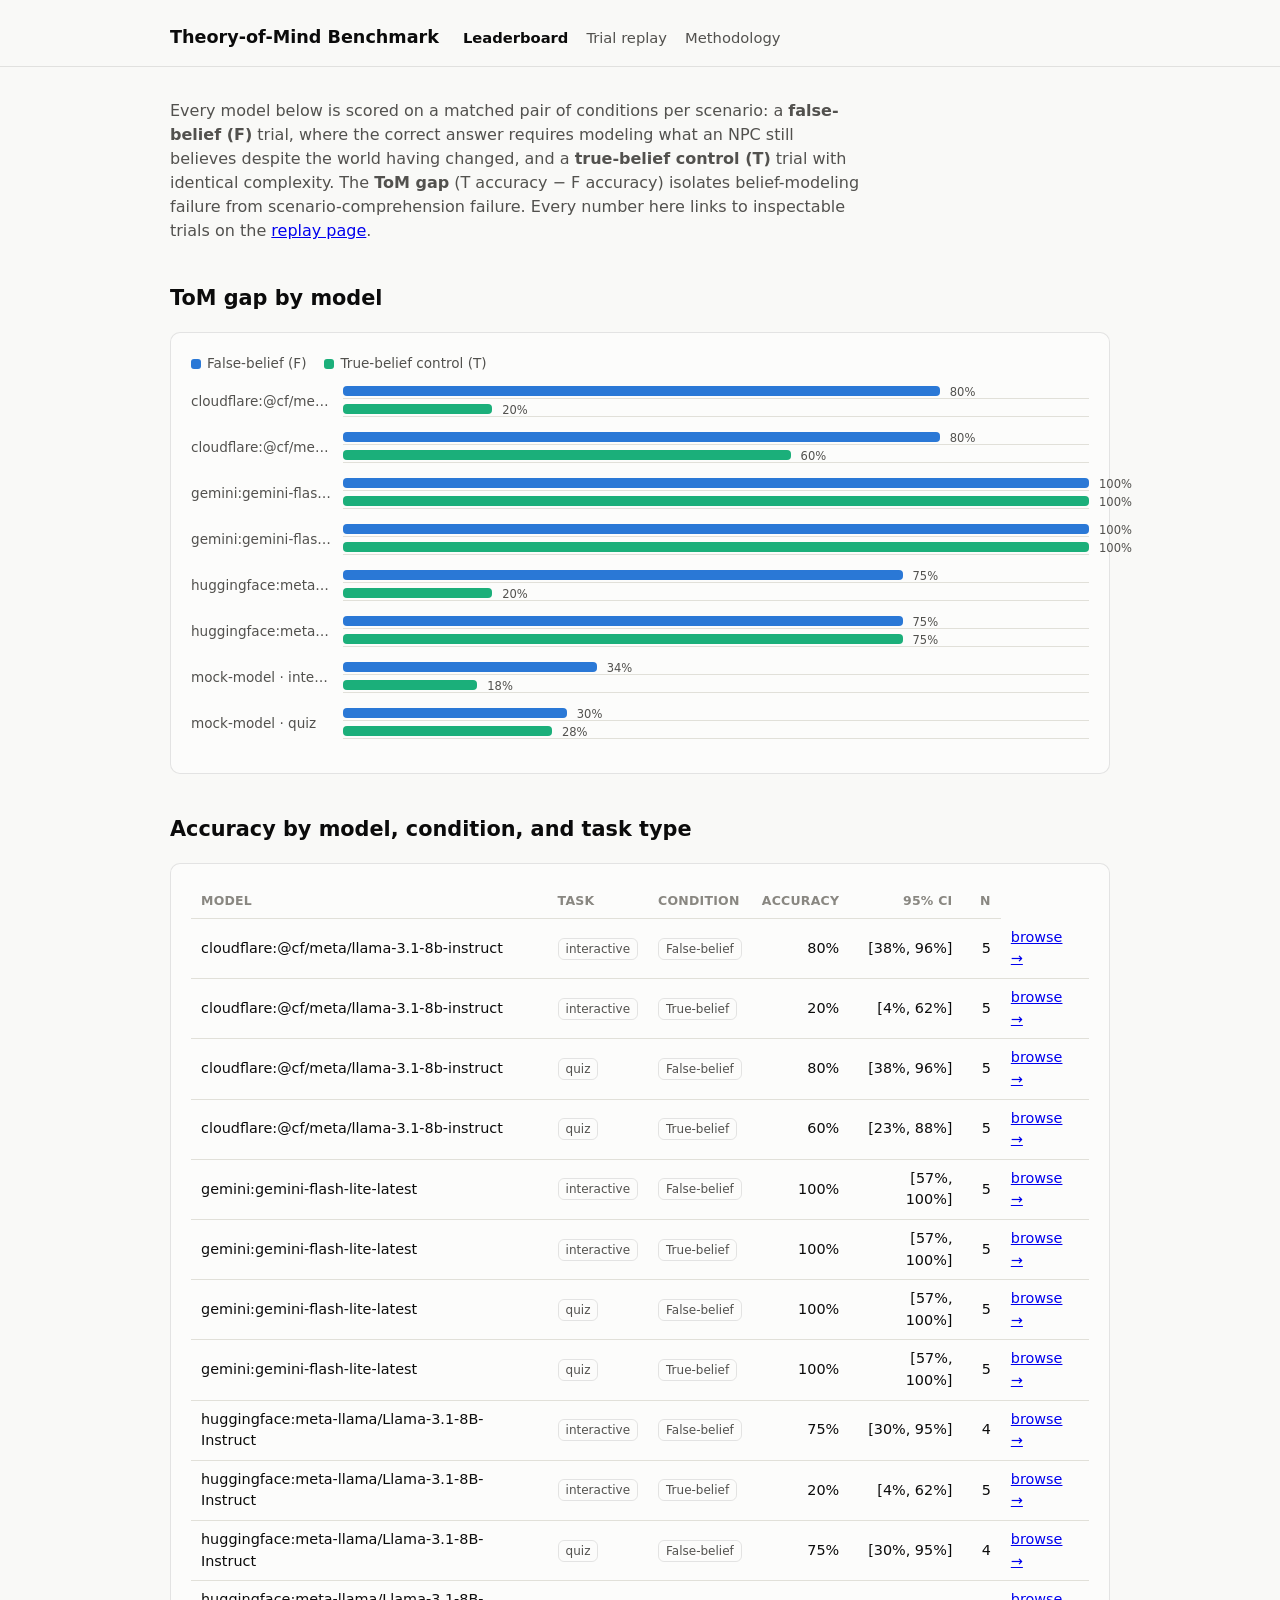
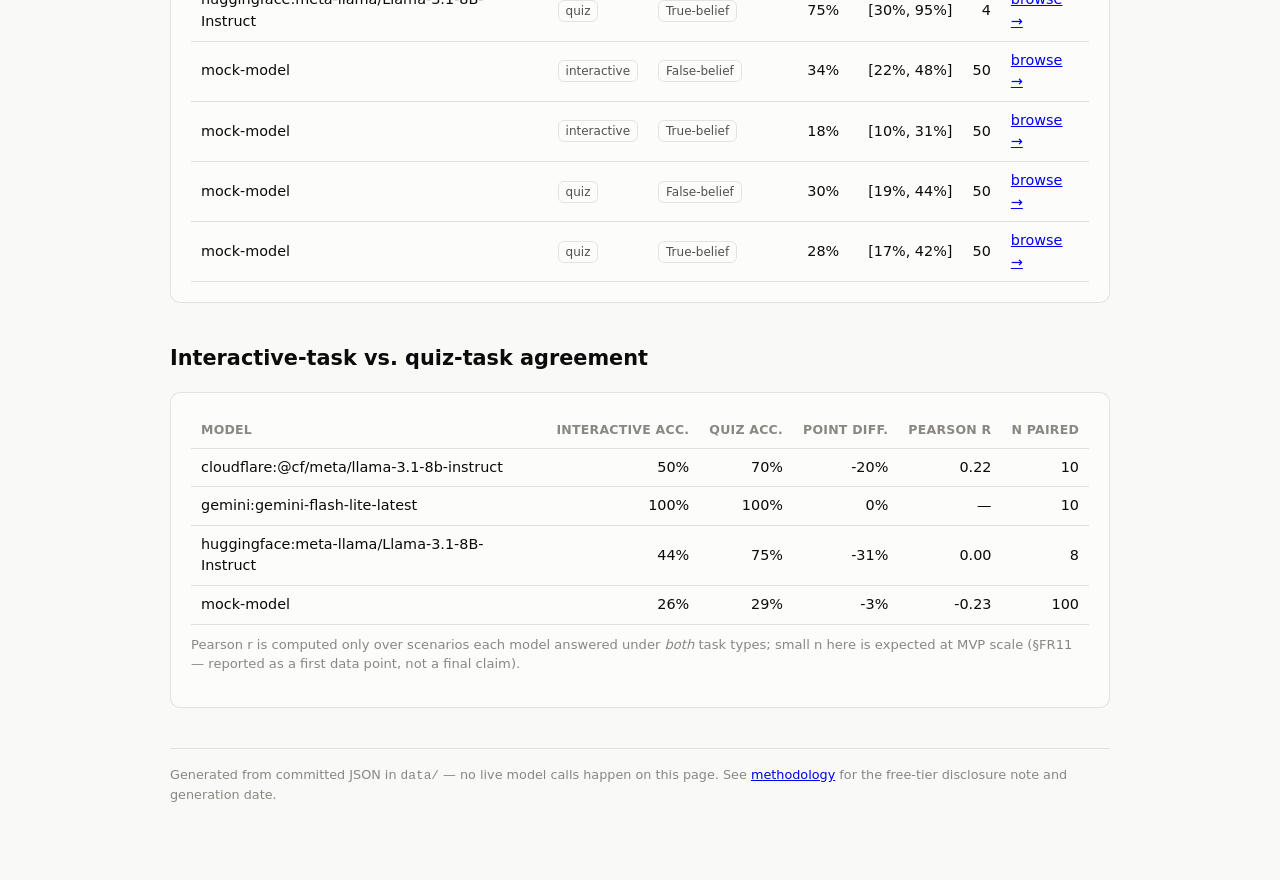
<file: site/index.html>
<!doctype html>
<html lang="en">
<head>
  <meta charset="utf-8" />
  <meta name="viewport" content="width=device-width, initial-scale=1" />
  <title>ToM Benchmark — Leaderboard</title>
  <link rel="stylesheet" href="style.css" />
</head>
<body>
  <header class="site-header">
    <div class="wrap">
      <h1>Theory-of-Mind Benchmark</h1>
      <nav class="site-nav">
        <a href="index.html" aria-current="page">Leaderboard</a>
        <a href="replay.html">Trial replay</a>
        <a href="methodology.html">Methodology</a>
      </nav>
    </div>
  </header>

  <main class="wrap">
    <p class="lede">
      Every model below is scored on a matched pair of conditions per scenario: a
      <strong>false-belief (F)</strong> trial, where the correct answer requires modeling what an
      NPC still believes despite the world having changed, and a <strong>true-belief control
      (T)</strong> trial with identical complexity. The <strong>ToM gap</strong> (T accuracy − F
      accuracy) isolates belief-modeling failure from scenario-comprehension failure. Every number
      here links to inspectable trials on the <a href="replay.html">replay page</a>.
    </p>

    <h2>ToM gap by model</h2>
    <div class="card">
      <div id="gap-legend" class="legend"></div>
      <div id="gap-chart"></div>
      <p id="gap-empty" class="empty-state" hidden>No scored trials yet. Run the batch pipeline to populate this page.</p>
    </div>

    <h2>Accuracy by model, condition, and task type</h2>
    <div class="card">
      <table id="scores-table">
        <thead>
          <tr>
            <th data-sort-key="model" data-sort-type="string">Model</th>
            <th data-sort-key="task" data-sort-type="string">Task</th>
            <th data-sort-key="condition" data-sort-type="string">Condition</th>
            <th data-sort-key="acc" data-sort-type="number" class="num">Accuracy</th>
            <th data-sort-key="ci" data-sort-type="string" class="num">95% CI</th>
            <th data-sort-key="n" data-sort-type="number" class="num">n</th>
          </tr>
        </thead>
        <tbody></tbody>
      </table>
      <p id="scores-empty" class="empty-state" hidden>No scores.json data found.</p>
    </div>

    <h2>Interactive-task vs. quiz-task agreement</h2>
    <div class="card">
      <table id="agreement-table">
        <thead>
          <tr>
            <th data-sort-key="model" data-sort-type="string">Model</th>
            <th data-sort-key="interactive" data-sort-type="number" class="num">Interactive acc.</th>
            <th data-sort-key="quiz" data-sort-type="number" class="num">Quiz acc.</th>
            <th data-sort-key="diff" data-sort-type="number" class="num">Point diff.</th>
            <th data-sort-key="pearson" data-sort-type="number" class="num">Pearson r</th>
            <th data-sort-key="npaired" data-sort-type="number" class="num">n paired</th>
          </tr>
        </thead>
        <tbody></tbody>
      </table>
      <p class="muted" style="font-size:0.82rem;margin-top:10px;">
        Pearson r is computed only over scenarios each model answered under <em>both</em> task
        types; small n here is expected at MVP scale (§FR11 — reported as a first data point, not
        a final claim).
      </p>
    </div>

    <p class="footnote">
      Generated from committed JSON in <code>data/</code> — no live model calls happen on this
      page. See <a href="methodology.html">methodology</a> for the free-tier disclosure note and
      generation date.
    </p>
  </main>

  <script src="common.js"></script>
  <script src="leaderboard.js"></script>
</body>
</html>
</file>
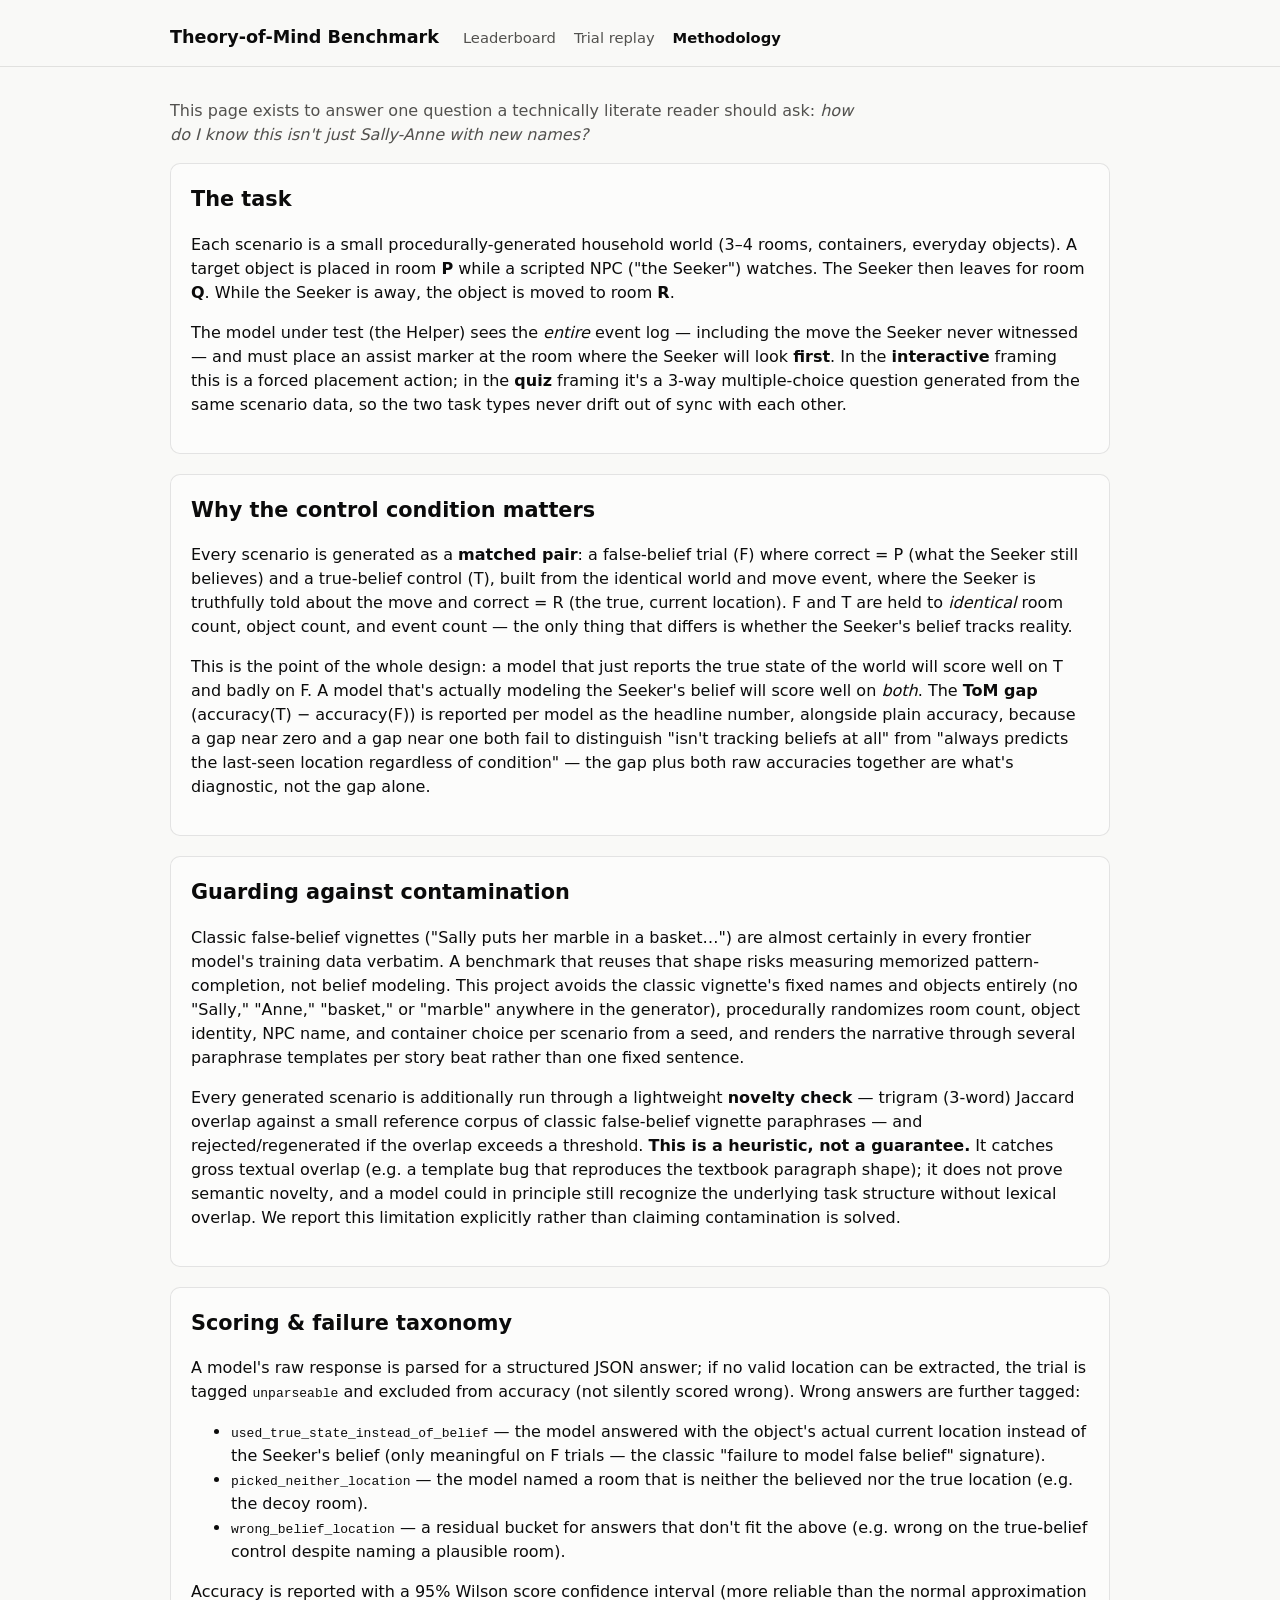
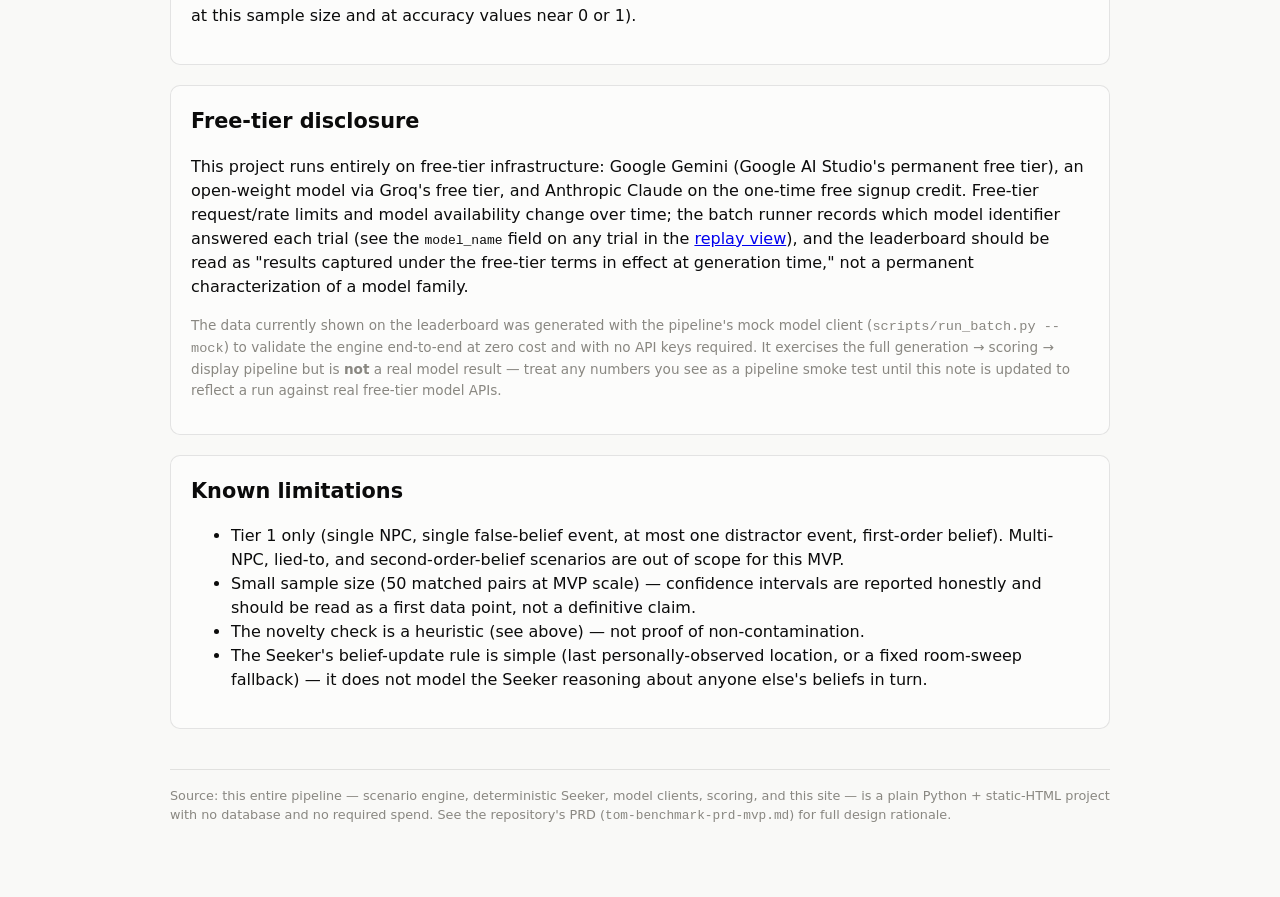
<file: site/methodology.html>
<!doctype html>
<html lang="en">
<head>
  <meta charset="utf-8" />
  <meta name="viewport" content="width=device-width, initial-scale=1" />
  <title>ToM Benchmark — Methodology</title>
  <link rel="stylesheet" href="style.css" />
</head>
<body>
  <header class="site-header">
    <div class="wrap">
      <h1>Theory-of-Mind Benchmark</h1>
      <nav class="site-nav">
        <a href="index.html">Leaderboard</a>
        <a href="replay.html">Trial replay</a>
        <a href="methodology.html" aria-current="page">Methodology</a>
      </nav>
    </div>
  </header>

  <main class="wrap">
    <p class="lede">
      This page exists to answer one question a technically literate reader should ask:
      <em>how do I know this isn't just Sally-Anne with new names?</em>
    </p>

    <div class="card">
      <h2 style="margin-top:0;">The task</h2>
      <p>
        Each scenario is a small procedurally-generated household world (3–4 rooms, containers,
        everyday objects). A target object is placed in room <strong>P</strong> while a scripted
        NPC ("the Seeker") watches. The Seeker then leaves for room <strong>Q</strong>. While the
        Seeker is away, the object is moved to room <strong>R</strong>.
      </p>
      <p>
        The model under test (the Helper) sees the <em>entire</em> event log — including the move
        the Seeker never witnessed — and must place an assist marker at the room where the Seeker
        will look <strong>first</strong>. In the <strong>interactive</strong> framing this is a
        forced placement action; in the <strong>quiz</strong> framing it's a 3-way multiple-choice
        question generated from the same scenario data, so the two task types never drift out of
        sync with each other.
      </p>
    </div>

    <div class="card">
      <h2 style="margin-top:0;">Why the control condition matters</h2>
      <p>
        Every scenario is generated as a <strong>matched pair</strong>: a false-belief trial (F)
        where correct = P (what the Seeker still believes) and a true-belief control (T), built
        from the identical world and move event, where the Seeker is truthfully told about the
        move and correct = R (the true, current location). F and T are held to <em>identical</em>
        room count, object count, and event count — the only thing that differs is whether the
        Seeker's belief tracks reality.
      </p>
      <p>
        This is the point of the whole design: a model that just reports the true state of the
        world will score well on T and badly on F. A model that's actually modeling the Seeker's
        belief will score well on <em>both</em>. The <strong>ToM gap</strong>
        (accuracy(T) − accuracy(F)) is reported per model as the headline number, alongside plain
        accuracy, because a gap near zero and a gap near one both fail to distinguish "isn't
        tracking beliefs at all" from "always predicts the last-seen location regardless of
        condition" — the gap plus both raw accuracies together are what's diagnostic, not the gap
        alone.
      </p>
    </div>

    <div class="card">
      <h2 style="margin-top:0;">Guarding against contamination</h2>
      <p>
        Classic false-belief vignettes ("Sally puts her marble in a basket…") are almost certainly
        in every frontier model's training data verbatim. A benchmark that reuses that shape risks
        measuring memorized pattern-completion, not belief modeling. This project avoids the
        classic vignette's fixed names and objects entirely (no "Sally," "Anne," "basket," or
        "marble" anywhere in the generator), procedurally randomizes room count, object identity,
        NPC name, and container choice per scenario from a seed, and renders the narrative through
        several paraphrase templates per story beat rather than one fixed sentence.
      </p>
      <p>
        Every generated scenario is additionally run through a lightweight
        <strong>novelty check</strong> — trigram (3-word) Jaccard overlap against a small reference
        corpus of classic false-belief vignette paraphrases — and rejected/regenerated if the
        overlap exceeds a threshold. <strong>This is a heuristic, not a guarantee.</strong> It
        catches gross textual overlap (e.g. a template bug that reproduces the textbook paragraph
        shape); it does not prove semantic novelty, and a model could in principle still recognize
        the underlying task structure without lexical overlap. We report this limitation
        explicitly rather than claiming contamination is solved.
      </p>
    </div>

    <div class="card">
      <h2 style="margin-top:0;">Scoring &amp; failure taxonomy</h2>
      <p>
        A model's raw response is parsed for a structured JSON answer; if no valid location can be
        extracted, the trial is tagged <code>unparseable</code> and excluded from accuracy (not
        silently scored wrong). Wrong answers are further tagged:
      </p>
      <ul>
        <li><code>used_true_state_instead_of_belief</code> — the model answered with the object's
          actual current location instead of the Seeker's belief (only meaningful on F trials —
          the classic "failure to model false belief" signature).</li>
        <li><code>picked_neither_location</code> — the model named a room that is neither the
          believed nor the true location (e.g. the decoy room).</li>
        <li><code>wrong_belief_location</code> — a residual bucket for answers that don't fit the
          above (e.g. wrong on the true-belief control despite naming a plausible room).</li>
      </ul>
      <p>
        Accuracy is reported with a 95% Wilson score confidence interval (more reliable than the
        normal approximation at this sample size and at accuracy values near 0 or 1).
      </p>
    </div>

    <div class="card">
      <h2 style="margin-top:0;">Free-tier disclosure</h2>
      <p>
        This project runs entirely on free-tier infrastructure: Google Gemini (Google AI Studio's
        permanent free tier), an open-weight model via Groq's free tier, and Anthropic Claude on
        the one-time free signup credit. Free-tier request/rate limits and model availability
        change over time; the batch runner records which model identifier answered each trial (see
        the <code>model_name</code> field on any trial in the <a href="replay.html">replay
        view</a>), and the leaderboard should be read as "results captured under the free-tier
        terms in effect at generation time," not a permanent characterization of a model family.
      </p>
      <p class="muted" style="font-size:0.85rem;">
        The data currently shown on the leaderboard was generated with the pipeline's mock model
        client (<code>scripts/run_batch.py --mock</code>) to validate the engine end-to-end at zero
        cost and with no API keys required. It exercises the full generation → scoring → display
        pipeline but is <strong>not</strong> a real model result — treat any numbers you see as a
        pipeline smoke test until this note is updated to reflect a run against real free-tier
        model APIs.
      </p>
    </div>

    <div class="card">
      <h2 style="margin-top:0;">Known limitations</h2>
      <ul>
        <li>Tier 1 only (single NPC, single false-belief event, at most one distractor event,
          first-order belief). Multi-NPC, lied-to, and second-order-belief scenarios are out of
          scope for this MVP.</li>
        <li>Small sample size (50 matched pairs at MVP scale) — confidence intervals are reported
          honestly and should be read as a first data point, not a definitive claim.</li>
        <li>The novelty check is a heuristic (see above) — not proof of non-contamination.</li>
        <li>The Seeker's belief-update rule is simple (last personally-observed location, or a
          fixed room-sweep fallback) — it does not model the Seeker reasoning about anyone else's
          beliefs in turn.</li>
      </ul>
    </div>

    <p class="footnote">
      Source: this entire pipeline — scenario engine, deterministic Seeker, model clients, scoring,
      and this site — is a plain Python + static-HTML project with no database and no required
      spend. See the repository's PRD (<code>tom-benchmark-prd-mvp.md</code>) for full design
      rationale.
    </p>
  </main>
</body>
</html>
</file>
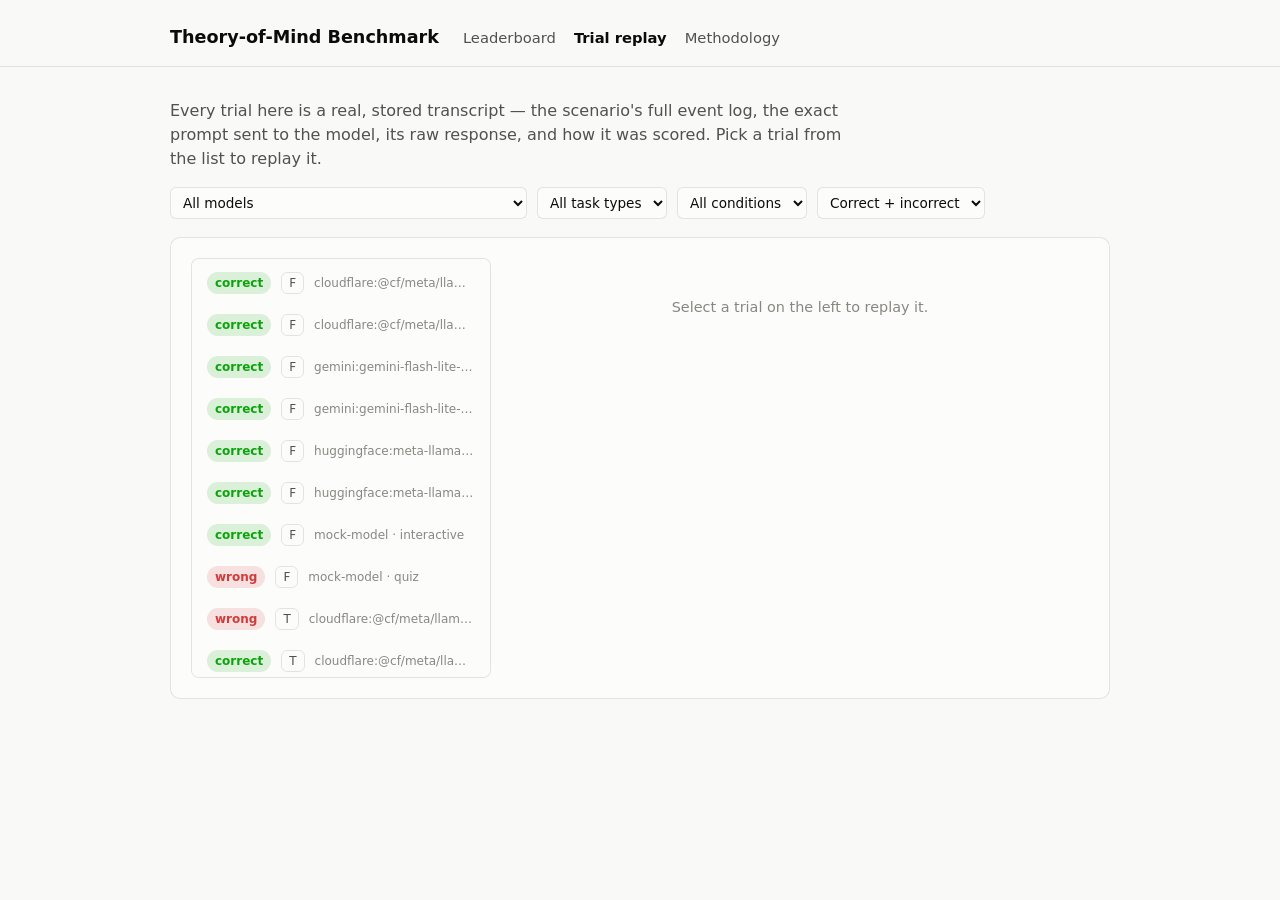
<file: site/replay.html>
<!doctype html>
<html lang="en">
<head>
  <meta charset="utf-8" />
  <meta name="viewport" content="width=device-width, initial-scale=1" />
  <title>ToM Benchmark — Trial Replay</title>
  <link rel="stylesheet" href="style.css" />
</head>
<body>
  <header class="site-header">
    <div class="wrap">
      <h1>Theory-of-Mind Benchmark</h1>
      <nav class="site-nav">
        <a href="index.html">Leaderboard</a>
        <a href="replay.html" aria-current="page">Trial replay</a>
        <a href="methodology.html">Methodology</a>
      </nav>
    </div>
  </header>

  <main class="wrap">
    <p class="lede">
      Every trial here is a real, stored transcript — the scenario's full event log, the exact
      prompt sent to the model, its raw response, and how it was scored. Pick a trial from the
      list to replay it.
    </p>

    <div class="filters">
      <select id="filter-model"><option value="">All models</option></select>
      <select id="filter-task"><option value="">All task types</option></select>
      <select id="filter-condition"><option value="">All conditions</option></select>
      <select id="filter-correct">
        <option value="">Correct + incorrect</option>
        <option value="true">Correct only</option>
        <option value="false">Incorrect only</option>
      </select>
    </div>

    <div class="card" style="display:grid; grid-template-columns: 300px 1fr; gap:20px; align-items:start;">
      <div>
        <div id="trial-list" class="trial-list"></div>
        <p id="list-empty" class="empty-state" hidden>No trials found. Run the batch pipeline first.</p>
      </div>
      <div id="trial-detail">
        <p class="empty-state">Select a trial on the left to replay it.</p>
      </div>
    </div>
  </main>

  <script src="common.js"></script>
  <script src="replay.js"></script>
</body>
</html>
</file>
<file: site/style.css>
:root {
  --surface-1: #fcfcfb;
  --page: #f9f9f7;
  --text-primary: #0b0b0b;
  --text-secondary: #52514e;
  --text-muted: #898781;
  --gridline: #e1e0d9;
  --baseline: #c3c2b7;
  --border: rgba(11, 11, 11, 0.1);

  --series-f: #2a78d6; /* categorical slot 1: blue -- False-belief condition */
  --series-t: #1baf7a; /* categorical slot 2: aqua -- True-belief condition */

  --status-good: #0ca30c;
  --status-critical: #d03b3b;
  --status-warning: #fab219;
}

@media (prefers-color-scheme: dark) {
  :root {
    --surface-1: #1a1a19;
    --page: #0d0d0d;
    --text-primary: #ffffff;
    --text-secondary: #c3c2b7;
    --text-muted: #898781;
    --gridline: #2c2c2a;
    --baseline: #383835;
    --border: rgba(255, 255, 255, 0.1);

    --series-f: #3987e5;
    --series-t: #199e70;

    --status-good: #0ca30c;
    --status-critical: #e66767;
    --status-warning: #fab219;
  }
}

* {
  box-sizing: border-box;
}

body {
  margin: 0;
  font-family: system-ui, -apple-system, "Segoe UI", sans-serif;
  background: var(--page);
  color: var(--text-primary);
  line-height: 1.5;
}

.wrap {
  max-width: 980px;
  margin: 0 auto;
  padding: 0 20px 64px;
}

header.site-header {
  border-bottom: 1px solid var(--border);
  margin-bottom: 32px;
}

header.site-header .wrap {
  padding-top: 24px;
  padding-bottom: 16px;
  display: flex;
  align-items: baseline;
  gap: 24px;
  flex-wrap: wrap;
}

header.site-header h1 {
  font-size: 1.1rem;
  margin: 0;
  white-space: nowrap;
}

nav.site-nav {
  display: flex;
  gap: 18px;
}

nav.site-nav a {
  color: var(--text-secondary);
  text-decoration: none;
  font-size: 0.92rem;
}

nav.site-nav a[aria-current="page"] {
  color: var(--text-primary);
  font-weight: 600;
}

nav.site-nav a:hover {
  color: var(--text-primary);
}

h2 {
  font-size: 1.3rem;
  margin-top: 40px;
}

h3 {
  font-size: 1.05rem;
}

p.lede {
  color: var(--text-secondary);
  max-width: 68ch;
}

.card {
  background: var(--surface-1);
  border: 1px solid var(--border);
  border-radius: 10px;
  padding: 20px;
  margin-bottom: 20px;
}

table {
  width: 100%;
  border-collapse: collapse;
  font-size: 0.9rem;
  font-variant-numeric: tabular-nums;
}

th, td {
  text-align: left;
  padding: 8px 10px;
  border-bottom: 1px solid var(--gridline);
}

th {
  color: var(--text-muted);
  font-weight: 600;
  font-size: 0.78rem;
  text-transform: uppercase;
  letter-spacing: 0.02em;
  cursor: pointer;
  white-space: nowrap;
}

th:hover {
  color: var(--text-primary);
}

th.sorted::after {
  content: " \2193";
}

th.sorted.asc::after {
  content: " \2191";
}

tbody tr:hover {
  background: rgba(128, 128, 128, 0.06);
}

.num {
  text-align: right;
  font-variant-numeric: tabular-nums;
}

.legend {
  display: flex;
  gap: 18px;
  font-size: 0.85rem;
  color: var(--text-secondary);
  margin-bottom: 12px;
}

.legend .swatch {
  display: inline-block;
  width: 10px;
  height: 10px;
  border-radius: 3px;
  margin-right: 6px;
  vertical-align: middle;
}

.chart-row {
  display: grid;
  grid-template-columns: 140px 1fr;
  align-items: center;
  gap: 12px;
  margin-bottom: 14px;
}

.chart-row .model-label {
  font-size: 0.85rem;
  color: var(--text-secondary);
  white-space: nowrap;
  overflow: hidden;
  text-overflow: ellipsis;
}

.bar-group {
  display: flex;
  flex-direction: column;
  gap: 4px;
}

.bar-track {
  position: relative;
  height: 14px;
  background: transparent;
  border-bottom: 1px solid var(--gridline);
}

.bar-fill {
  position: absolute;
  top: 1px;
  left: 0;
  height: 10px;
  border-radius: 4px;
  min-width: 4px;
}

.bar-fill.f { background: var(--series-f); }
.bar-fill.t { background: var(--series-t); }

.bar-value {
  position: absolute;
  top: -1px;
  font-size: 0.72rem;
  color: var(--text-secondary);
  padding-left: 6px;
}

.badge {
  display: inline-block;
  padding: 2px 8px;
  border-radius: 999px;
  font-size: 0.75rem;
  font-weight: 600;
}

.badge.correct {
  color: var(--status-good);
  background: color-mix(in srgb, var(--status-good) 14%, transparent);
}

.badge.incorrect {
  color: var(--status-critical);
  background: color-mix(in srgb, var(--status-critical) 14%, transparent);
}

.badge.unscored {
  color: var(--text-muted);
  background: color-mix(in srgb, var(--text-muted) 14%, transparent);
}

.pill {
  display: inline-block;
  padding: 1px 7px;
  border-radius: 6px;
  border: 1px solid var(--border);
  font-size: 0.75rem;
  color: var(--text-secondary);
}

.filters {
  display: flex;
  gap: 10px;
  flex-wrap: wrap;
  margin-bottom: 18px;
}

.filters select, .filters input {
  font: inherit;
  font-size: 0.85rem;
  padding: 6px 8px;
  border-radius: 6px;
  border: 1px solid var(--border);
  background: var(--surface-1);
  color: var(--text-primary);
}

.trial-list {
  display: flex;
  flex-direction: column;
  gap: 6px;
  max-height: 420px;
  overflow-y: auto;
  border: 1px solid var(--border);
  border-radius: 8px;
  padding: 6px;
  background: var(--surface-1);
}

.trial-row {
  display: flex;
  align-items: center;
  gap: 10px;
  padding: 7px 9px;
  border-radius: 6px;
  cursor: pointer;
  font-size: 0.85rem;
}

.trial-row:hover {
  background: rgba(128, 128, 128, 0.08);
}

.trial-row.selected {
  background: rgba(42, 120, 214, 0.12);
}

.trial-row .id {
  color: var(--text-muted);
  font-size: 0.75rem;
  overflow: hidden;
  text-overflow: ellipsis;
  white-space: nowrap;
  flex: 1;
}

.timeline {
  list-style: none;
  padding: 0;
  margin: 0;
  border-left: 2px solid var(--gridline);
}

.timeline li {
  position: relative;
  padding: 6px 0 6px 16px;
  font-size: 0.9rem;
}

.timeline li::before {
  content: "";
  position: absolute;
  left: -5px;
  top: 12px;
  width: 8px;
  height: 8px;
  border-radius: 50%;
  background: var(--baseline);
}

.rooms-grid {
  display: grid;
  grid-template-columns: repeat(auto-fill, minmax(150px, 1fr));
  gap: 10px;
  margin: 12px 0;
}

.room-card {
  border: 1px solid var(--border);
  border-radius: 8px;
  padding: 10px;
  font-size: 0.82rem;
}

.room-card h4 {
  margin: 0 0 6px;
  font-size: 0.85rem;
}

.room-card ul {
  margin: 0;
  padding-left: 16px;
  color: var(--text-secondary);
}

.answer-compare {
  display: flex;
  gap: 24px;
  flex-wrap: wrap;
  margin: 12px 0;
}

.answer-compare .box {
  border: 1px solid var(--border);
  border-radius: 8px;
  padding: 10px 14px;
  min-width: 160px;
}

.answer-compare .box .label {
  font-size: 0.72rem;
  text-transform: uppercase;
  letter-spacing: 0.03em;
  color: var(--text-muted);
}

.answer-compare .box .value {
  font-size: 1.05rem;
  margin-top: 2px;
}

pre.raw {
  background: var(--page);
  border: 1px solid var(--border);
  border-radius: 8px;
  padding: 10px 12px;
  font-size: 0.8rem;
  white-space: pre-wrap;
  word-break: break-word;
  max-height: 220px;
  overflow-y: auto;
}

.muted {
  color: var(--text-muted);
}

.empty-state {
  color: var(--text-muted);
  font-size: 0.9rem;
  padding: 24px 0;
  text-align: center;
}

.footnote {
  color: var(--text-muted);
  font-size: 0.8rem;
  margin-top: 40px;
  border-top: 1px solid var(--border);
  padding-top: 16px;
}
</file>
